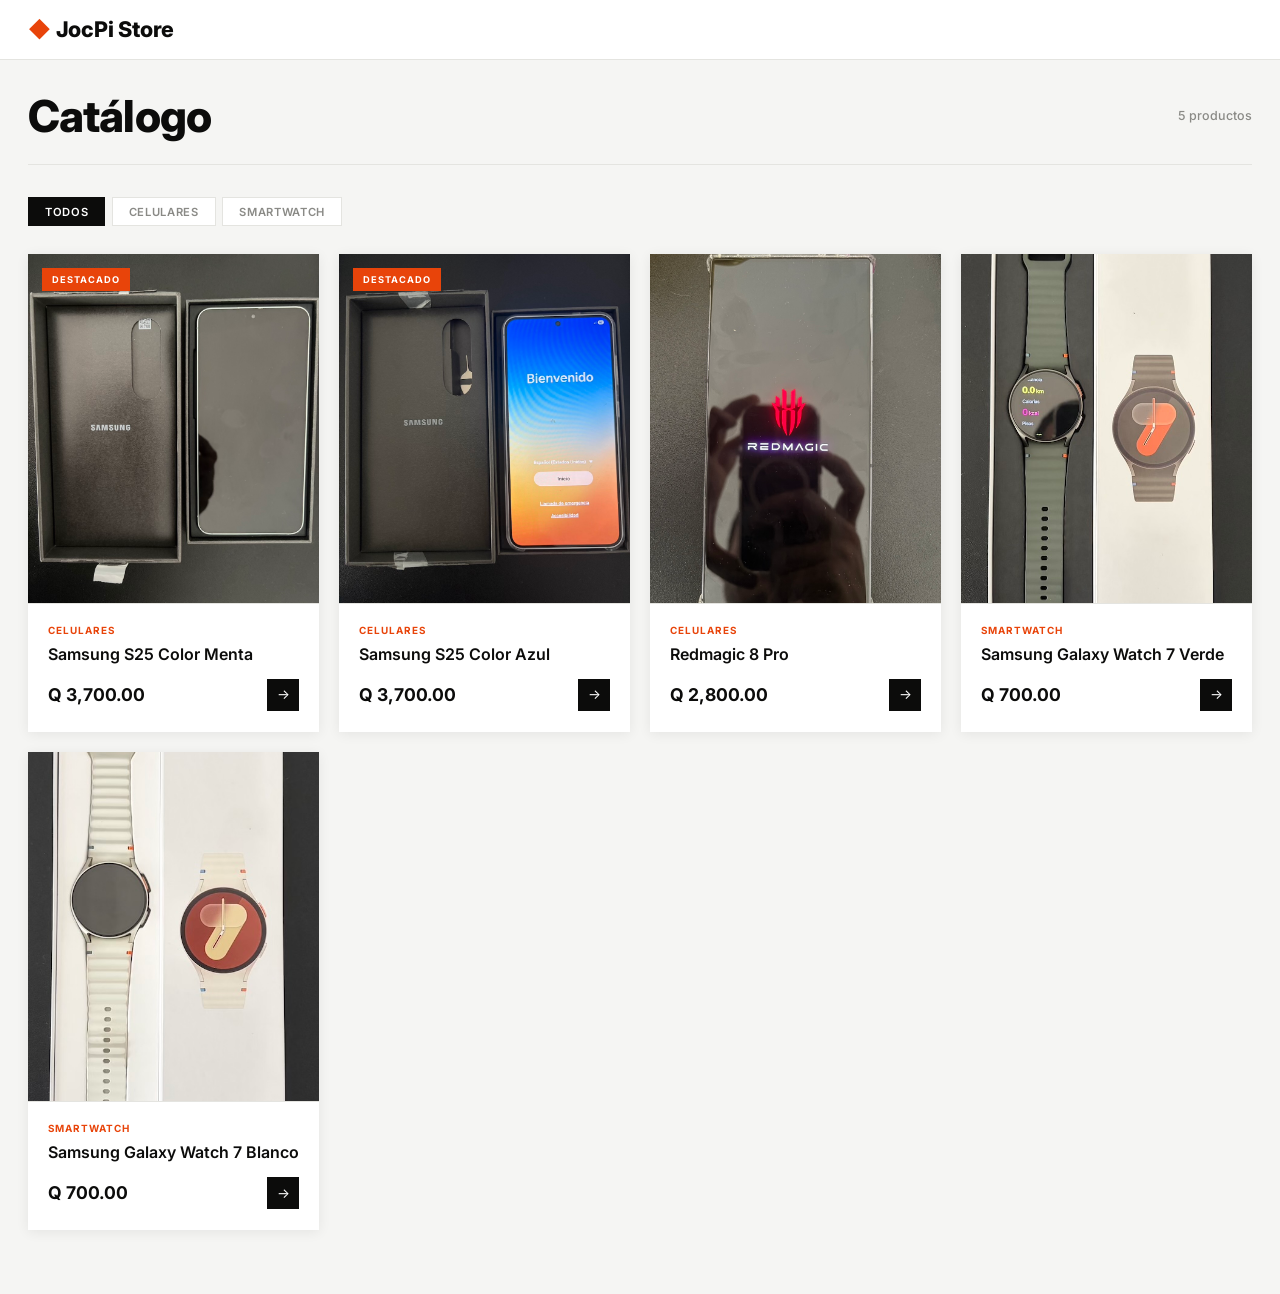
<file: index.html>
<!DOCTYPE html>
<html lang="es">
<head>
  <meta charset="UTF-8">
  <meta http-equiv="refresh" content="0;url=catalog.html">
  <title>Tienda</title>
</head>
<body>
  <script>location.replace('catalog.html');</script>
</body>
</html>
</file>
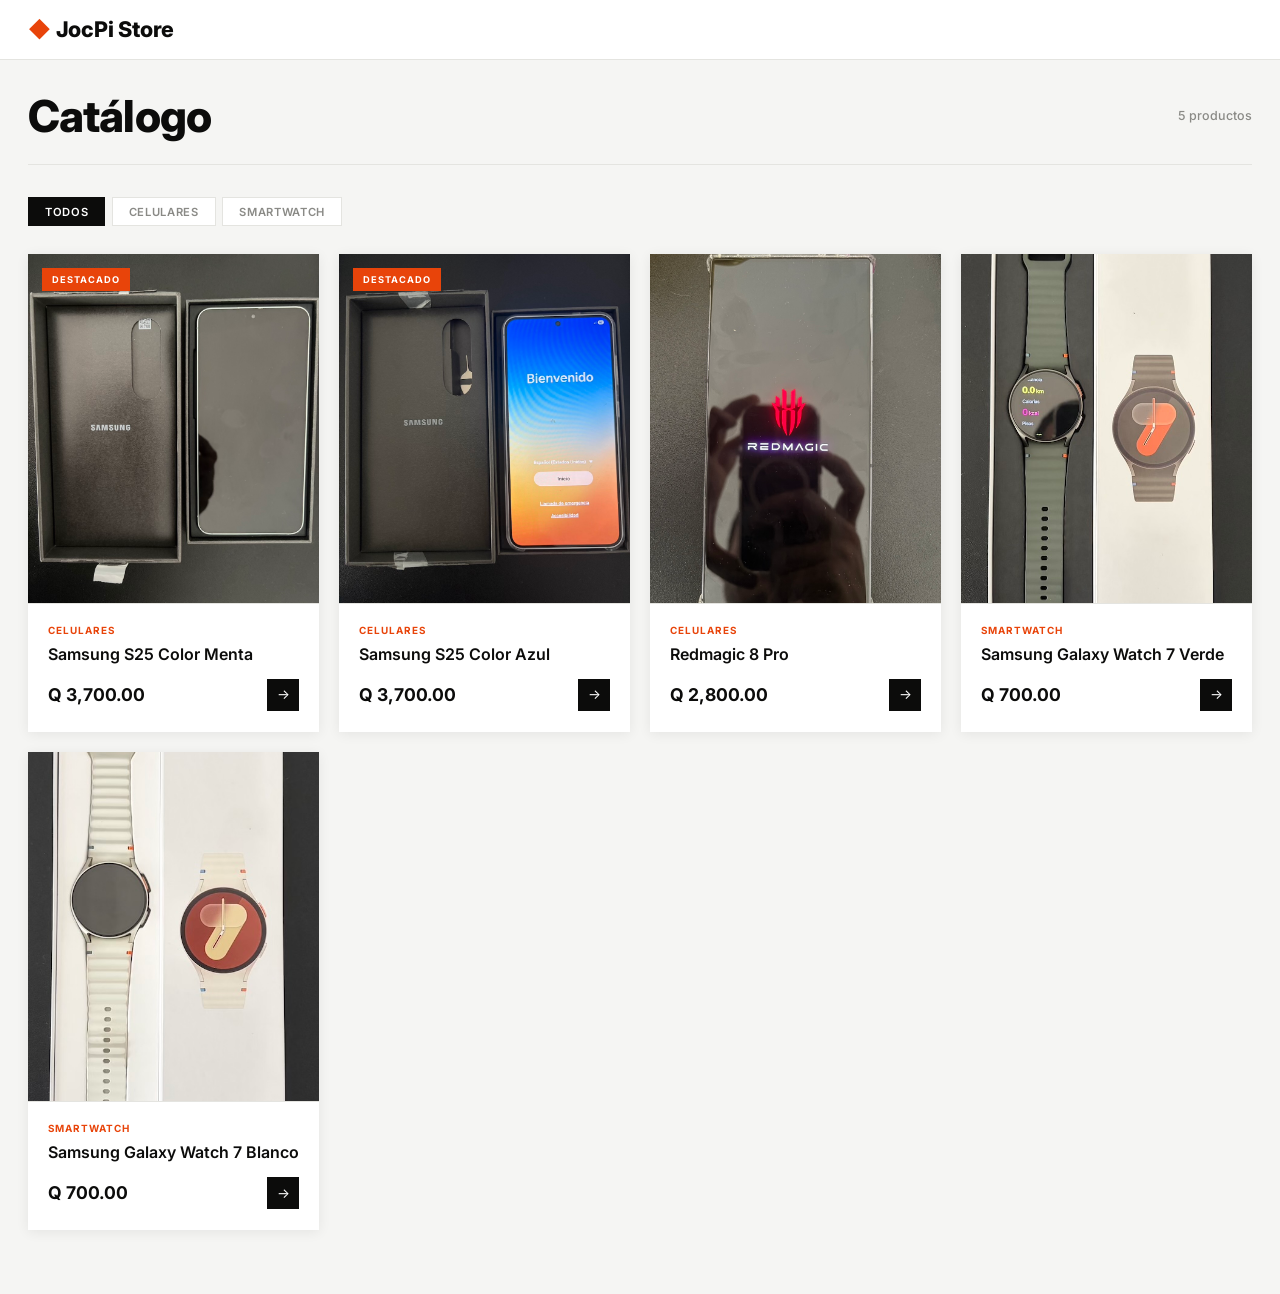
<file: catalog.html>
<!DOCTYPE html>
<html lang="es">
<head>
  <meta charset="UTF-8">
  <meta name="viewport" content="width=device-width, initial-scale=1.0">
  <title>JocPi Store</title>
  <meta name="description" content="Explora nuestra colección completa de productos.">
  <link rel="icon" href="data:image/svg+xml,<svg xmlns='http://www.w3.org/2000/svg' viewBox='0 0 100 100'><text y='.9em' font-size='90'>🛍️</text></svg>">
  <link rel="preconnect" href="https://fonts.googleapis.com">
  <link rel="preconnect" href="https://fonts.gstatic.com" crossorigin>
  <link href="https://fonts.googleapis.com/css2?family=Inter:ital,opsz,wght@0,14..32,300;0,14..32,400;0,14..32,500;0,14..32,600;0,14..32,700;0,14..32,800;1,14..32,400&display=swap" rel="stylesheet">
  <link rel="stylesheet" href="assets/css/main.css">
</head>
<body>

  <nav class="nav">
    <div class="nav__inner">
      <a href="catalog.html" class="nav__logo"><span>◆</span> JocPi Store</a>
      <div class="nav__right"></div>
    </div>
  </nav>

  <div class="container">

    <!-- Header + filters -->
    <div class="cat-header">
      <h1 class="cat-header__title">Catálogo</h1>
      <span class="cat-header__count" id="count"></span>
    </div>

    <div class="filters" id="filters" style="margin-bottom:1.75rem;">
      <button class="filter-btn is-active" data-cat="todos">Todos</button>
    </div>

    <!-- Grid -->
    <div class="products-grid" id="grid">
      <div class="empty">
        <div class="empty__icon">○</div>
        <p>Cargando productos…</p>
      </div>
    </div>

  </div>

  <div id="toasts"></div>
  <script src="assets/js/store.js"></script>
  <script>
    function card(p) {
      const img = p.images?.[0] || '';
      const ss  = Store.stockStatus(p.stock ?? 0);
      return `
        <a href="product.html?id=${p.id}" class="pcard">
          <div class="pcard__img">
            ${img
              ? `<img src="${img}" alt="${p.name}" loading="lazy">`
              : `<div style="width:100%;height:100%;display:flex;align-items:center;justify-content:center;font-size:2.5rem;color:var(--muted)">○</div>`}
            ${p.featured ? `<div class="pcard__badge">Destacado</div>` : ''}
            ${p.stock === 0 ? `<div class="pcard__badge pcard__badge--stock">Sin stock</div>` : ''}
          </div>
          <div class="pcard__body">
            <div class="pcard__cat">${p.category || ''}</div>
            <div class="pcard__name">${p.name}</div>
            <div class="pcard__footer">
              <div class="pcard__price">${Store.formatPrice(p.price)}</div>
              <div class="pcard__btn">→</div>
            </div>
          </div>
        </a>`;
    }

    function render(cat) {
      const prods = Store.getByCategory(cat).sort((a, b) => (b.featured ? 1 : 0) - (a.featured ? 1 : 0));
      document.getElementById('count').textContent = `${prods.length} producto${prods.length !== 1 ? 's' : ''}`;
      document.getElementById('grid').innerHTML = prods.length
        ? prods.map(card).join('')
        : `<div class="empty"><div class="empty__icon">○</div><p class="empty__title">Sin productos aquí</p></div>`;
      document.querySelectorAll('.filter-btn').forEach(b =>
        b.classList.toggle('is-active', b.dataset.cat === cat));
    }

    (async () => {
      Store.fromData(await Store.fetchJSON());

      // Build filter buttons
      const bar = document.getElementById('filters');
      bar.querySelector('[data-cat="todos"]').addEventListener('click', () => render('todos'));
      Store.getCategories().forEach(cat => {
        const btn = document.createElement('button');
        btn.className = 'filter-btn';
        btn.dataset.cat = cat;
        btn.textContent = cat;
        btn.addEventListener('click', () => render(cat));
        bar.appendChild(btn);
      });

      // Initial render (check URL param)
      const cat = new URLSearchParams(location.search).get('cat');
      render(cat && Store.getCategories().includes(cat) ? cat : 'todos');
    })();
  </script>
</body>
</html>
</file>
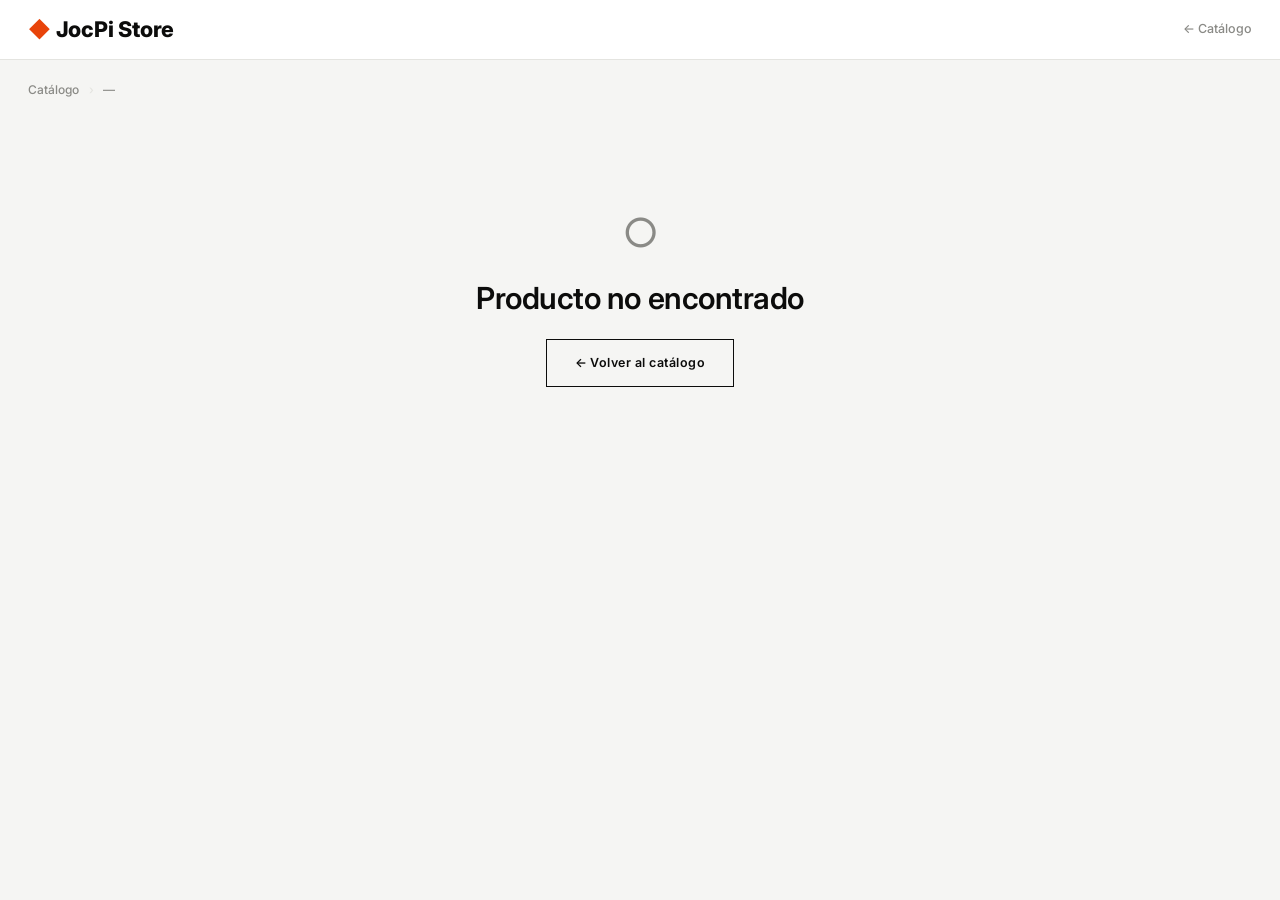
<file: product.html>
<!DOCTYPE html>
<html lang="es">
<head>
  <meta charset="UTF-8">
  <meta name="viewport" content="width=device-width, initial-scale=1.0">
  <title>Producto — JocPi Store</title>
  <link rel="icon" href="data:image/svg+xml,<svg xmlns='http://www.w3.org/2000/svg' viewBox='0 0 100 100'><text y='.9em' font-size='90'>🛍️</text></svg>">
  <link rel="preconnect" href="https://fonts.googleapis.com">
  <link rel="preconnect" href="https://fonts.gstatic.com" crossorigin>
  <link href="https://fonts.googleapis.com/css2?family=Inter:ital,opsz,wght@0,14..32,300;0,14..32,400;0,14..32,500;0,14..32,600;0,14..32,700;0,14..32,800;1,14..32,400&display=swap" rel="stylesheet">
  <link rel="stylesheet" href="assets/css/main.css">
</head>
<body>

  <nav class="nav">
    <div class="nav__inner">
      <a href="catalog.html" class="nav__logo"><span>◆</span> JocPi Store</a>
      <div class="nav__right">
        <a href="catalog.html" class="nav__back">← Catálogo</a>
      </div>
    </div>
  </nav>

  <div class="container">

    <!-- Breadcrumb -->
    <nav class="breadcrumb">
      <a href="catalog.html">Catálogo</a>
      <span class="breadcrumb__sep">›</span>
      <span id="bc-name">—</span>
    </nav>

    <!-- Detail -->
    <div id="detail-wrap">
      <div style="text-align:center;padding:5rem 0;color:var(--muted);">Cargando…</div>
    </div>

    <!-- Related -->
    <div id="related-wrap"></div>

  </div>

  <div id="toasts"></div>
  <script src="assets/js/store.js"></script>
  <script>
    (async () => {
      Store.fromData(await Store.fetchJSON());

      const id = new URLSearchParams(location.search).get('id');
      const p  = id ? Store.getById(id) : null;
      const wrap = document.getElementById('detail-wrap');

      if (!p) {
        wrap.innerHTML = `
          <div style="text-align:center;padding:5rem 0;">
            <div style="font-size:2.5rem;color:var(--muted);margin-bottom:1rem;">○</div>
            <h2>Producto no encontrado</h2>
            <a href="catalog.html" class="btn btn--outline" style="margin-top:1.5rem;display:inline-flex;">← Volver al catálogo</a>
          </div>`;
        return;
      }

      document.title = `${p.name} — JocPi Store`;
      document.getElementById('bc-name').textContent = p.name;

      const imgs = p.images?.length ? p.images : [''];
      const ss   = Store.stockStatus(p.stock ?? 0);

      const hasMany = imgs.length > 1;

      wrap.innerHTML = `
        <div class="detail">
          <!-- Carousel -->
          <div class="detail__gallery">
            <div class="carousel">
              <div class="carousel__main">
                <img id="main-img" src="${imgs[0]}" alt="${p.name}" loading="eager"
                  onerror="this.style.opacity='.2'">
              </div>
              ${hasMany ? `
              <button class="carousel__btn carousel__btn--prev" id="c-prev">&#8249;</button>
              <button class="carousel__btn carousel__btn--next" id="c-next">&#8250;</button>
              <div class="carousel__dots">
                ${imgs.map((_, i) => `<button class="carousel__dot${i === 0 ? ' is-active' : ''}"></button>`).join('')}
              </div>
              <div class="carousel__thumbs">
                ${imgs.map((url, i) => `
                  <div class="carousel__thumb${i === 0 ? ' is-active' : ''}">
                    <img src="${url}" alt="${p.name} ${i+1}" loading="lazy">
                  </div>`).join('')}
              </div>` : ''}
            </div>
          </div>

          <!-- Info -->
          <div class="detail__info">
            <div class="detail__cat">
              <span>${p.category || ''}</span>
              ${p.featured ? `<span class="badge badge--feat">Destacado</span>` : ''}
            </div>
            <h1 class="detail__name">${p.name}</h1>
            <div class="detail__price">${Store.formatPrice(p.price)}</div>

            <p class="detail__desc">${p.description || 'Sin descripción.'}</p>

            <div class="detail__meta">
              <div class="detail__meta-item">
                <div class="detail__meta-label">Categoría</div>
                <div class="detail__meta-val">${p.category || '—'}</div>
              </div>
              <div class="detail__meta-item">
                <div class="detail__meta-label">Disponibilidad</div>
                <div class="detail__meta-val" style="display:flex;align-items:center;gap:.45rem;">
                  <span class="stock-dot ${ss.cls}"></span> ${ss.label}
                </div>
              </div>
            </div>

            <div class="detail__actions">
              <button
                class="btn btn--dark btn--full"
                id="btn-contact"
                ${p.stock === 0 ? 'disabled style="opacity:.4;cursor:not-allowed;"' : ''}>
                ${p.stock === 0 ? 'Sin stock disponible' : 'Contactar por WhatsApp'}
              </button>
              <a href="catalog.html" class="btn btn--outline btn--full">
                ← Seguir explorando
              </a>
            </div>
          </div>
        </div>`;

      // Carousel logic
      if (hasMany) {
        let current = 0;
        const mainImg   = document.getElementById('main-img');
        const dots      = [...document.querySelectorAll('.carousel__dot')];
        const thumbs    = [...document.querySelectorAll('.carousel__thumb')];

        function goTo(i) {
          current = (i + imgs.length) % imgs.length;
          mainImg.src = imgs[current];
          dots.forEach((d, j)  => d.classList.toggle('is-active', j === current));
          thumbs.forEach((t, j) => t.classList.toggle('is-active', j === current));
          thumbs[current]?.scrollIntoView({ behavior: 'smooth', block: 'nearest', inline: 'center' });
        }

        document.getElementById('c-prev').addEventListener('click', () => goTo(current - 1));
        document.getElementById('c-next').addEventListener('click', () => goTo(current + 1));
        dots.forEach((d, i)   => d.addEventListener('click', () => goTo(i)));
        thumbs.forEach((t, i) => t.addEventListener('click', () => goTo(i)));

        // Swipe support
        let startX = 0;
        const track = document.querySelector('.carousel__main');
        track.addEventListener('touchstart', e => { startX = e.touches[0].clientX; }, { passive: true });
        track.addEventListener('touchend',   e => {
          const dx = e.changedTouches[0].clientX - startX;
          if (Math.abs(dx) > 40) goTo(current + (dx < 0 ? 1 : -1));
        });
      }

      // WhatsApp button — edit phone number below
      const PHONE = '50230994309';
      document.getElementById('btn-contact')?.addEventListener('click', () => {
        const msg = `Hola, me interesa el producto *${p.name}* (${Store.formatPrice(p.price)}). ¿Está disponible?`;
        window.open(`https://wa.me/${PHONE}?text=${encodeURIComponent(msg)}`, '_blank');
      });

      // Related products
      const related = Store.getByCategory(p.category)
        .filter(x => x.id !== p.id)
        .slice(0, 3);

      if (related.length) {
        const relatedWrap = document.getElementById('related-wrap');
        relatedWrap.innerHTML = `
          <div class="related">
            <div class="related__title">También te puede gustar</div>
            <div class="products-grid">
              ${related.map(r => {
                const img = r.images?.[0] || '';
                return `
                  <a href="product.html?id=${r.id}" class="pcard">
                    <div class="pcard__img">
                      ${img ? `<img src="${img}" alt="${r.name}" loading="lazy">` : ''}
                      ${r.featured ? `<div class="pcard__badge">Destacado</div>` : ''}
                    </div>
                    <div class="pcard__body">
                      <div class="pcard__cat">${r.category || ''}</div>
                      <div class="pcard__name">${r.name}</div>
                      <div class="pcard__footer">
                        <div class="pcard__price">${Store.formatPrice(r.price)}</div>
                        <div class="pcard__btn">→</div>
                      </div>
                    </div>
                  </a>`;
              }).join('')}
            </div>
          </div>`;
      }
    })();
  </script>
</body>
</html>
</file>
<file: assets/css/main.css>
/* =============================================
   main.css
   Paleta: blanco limpio / negro / naranja vivo
   Fuente: Inter
   ============================================= */

@import url('https://fonts.googleapis.com/css2?family=Inter:ital,opsz,wght@0,14..32,300;0,14..32,400;0,14..32,500;0,14..32,600;0,14..32,700;0,14..32,800;1,14..32,400&display=swap');

:root {
  --bg:       #F5F5F3;
  --surface:  #FFFFFF;
  --dark:     #0C0C0B;
  --accent:   #E8440A;
  --accent-l: #FEF0EB;
  --muted:    #8A8A86;
  --border:   #E4E4E0;

  --font-h: 'Inter', sans-serif;
  --font-b: 'Inter', sans-serif;

  --nav-h:  60px;
  --max-w:  1320px;
  --ease:   .22s cubic-bezier(.4,0,.2,1);

  --shadow-card: 0 2px 12px rgba(12,12,11,.07);
  --shadow-hover: 0 12px 40px rgba(12,12,11,.14);
}

/* ---- Reset ---- */
*, *::before, *::after { box-sizing: border-box; margin: 0; padding: 0; }
html { font-size: 16px; scroll-behavior: smooth; }
body {
  background: var(--bg);
  color: var(--dark);
  font-family: var(--font-b);
  font-weight: 400;
  line-height: 1.65;
  -webkit-font-smoothing: antialiased;
}
img  { display: block; max-width: 100%; }
a    { color: inherit; text-decoration: none; }
button, input, select, textarea { font-family: var(--font-b); }

/* ---- Typography ---- */
h1,h2,h3,h4 { font-family: var(--font-h); line-height: 1.1; }
h1 { font-size: clamp(1.75rem, 4vw, 2.75rem); font-weight: 700; letter-spacing: -.02em; }
h2 { font-size: clamp(1.25rem, 2.5vw, 1.9rem); font-weight: 600; letter-spacing: -.015em; }
h3 { font-size: 1.1rem; font-weight: 600; }

.tag {
  display: inline-block;
  font-size: .62rem;
  font-weight: 600;
  letter-spacing: .12em;
  text-transform: uppercase;
}

/* ---- Layout ---- */
.container { max-width: var(--max-w); margin: 0 auto; padding: 0 1.75rem; }

/* ---- Nav ---- */
.nav {
  height: var(--nav-h);
  background: var(--surface);
  border-bottom: 1px solid var(--border);
  position: sticky; top: 0; z-index: 100;
}
.nav__inner {
  height: 100%;
  max-width: var(--max-w); margin: 0 auto; padding: 0 1.75rem;
  display: flex; align-items: center; justify-content: space-between;
}
.nav__logo {
  font-family: var(--font-h);
  font-size: 1.35rem; font-weight: 800;
  letter-spacing: -.01em;
}
.nav__logo span { color: var(--accent); }
.nav__right { display: flex; align-items: center; gap: 1.5rem; }
.nav__link {
  font-size: .78rem; font-weight: 500;
  color: var(--muted); transition: color var(--ease);
}
.nav__link:hover { color: var(--dark); }
.nav__back {
  display: inline-flex; align-items: center; gap: .4rem;
  font-size: .78rem; font-weight: 500;
  color: var(--muted); transition: color var(--ease);
}
.nav__back:hover { color: var(--dark); }

/* ---- Buttons ---- */
.btn {
  display: inline-flex; align-items: center; gap: .5rem;
  padding: .8rem 1.75rem;
  font-size: .78rem; font-weight: 600;
  letter-spacing: .04em;
  border: none; cursor: pointer;
  transition: all var(--ease);
}
.btn--dark    { background: var(--dark); color: var(--surface); }
.btn--dark:hover { background: var(--accent); }
.btn--outline { background: transparent; color: var(--dark); border: 1.5px solid var(--dark); }
.btn--outline:hover { background: var(--dark); color: var(--surface); }
.btn--ghost   { background: transparent; color: var(--muted); padding: .5rem .75rem; }
.btn--ghost:hover { color: var(--dark); }
.btn--full    { width: 100%; justify-content: center; }
.btn--sm      { padding: .45rem 1rem; font-size: .7rem; }

/* ---- Catalog header ---- */
.cat-header {
  padding: 2rem 0 1.5rem;
  display: flex; align-items: center;
  justify-content: space-between; gap: 1rem; flex-wrap: wrap;
  border-bottom: 1px solid var(--border);
  margin-bottom: 2rem;
}
.cat-header__title { font-weight: 800; }
.cat-header__count { font-size: .78rem; color: var(--muted); font-weight: 500; }

/* ---- Filters ---- */
.filters {
  display: flex; align-items: center;
  gap: .4rem; flex-wrap: wrap;
}
.filter-btn {
  padding: .4rem 1rem;
  font-size: .7rem; font-weight: 600;
  letter-spacing: .06em; text-transform: uppercase;
  border: 1.5px solid var(--border);
  background: var(--surface); color: var(--muted);
  cursor: pointer; transition: all var(--ease);
}
.filter-btn:hover { border-color: var(--dark); color: var(--dark); }
.filter-btn.is-active {
  background: var(--dark); color: var(--surface);
  border-color: var(--dark);
}

/* ---- Product Grid ---- */
.products-grid {
  display: grid;
  grid-template-columns: repeat(auto-fill, minmax(280px, 1fr));
  gap: 1.25rem;
  padding-bottom: 4rem;
}

/* ---- Product Card ---- */
.pcard {
  background: var(--surface);
  overflow: hidden;
  box-shadow: var(--shadow-card);
  transition: transform var(--ease), box-shadow var(--ease);
  display: block;
  cursor: pointer;
}
.pcard:hover {
  transform: translateY(-4px);
  box-shadow: var(--shadow-hover);
}
.pcard__img {
  aspect-ratio: 5/6;
  overflow: hidden;
  background: var(--bg);
  position: relative;
}
.pcard__img img {
  width: 100%; height: 100%; object-fit: cover;
  transition: transform .4s ease;
}
.pcard:hover .pcard__img img { transform: scale(1.05); }

.pcard__badge {
  position: absolute; top: .875rem; left: .875rem;
  background: var(--accent); color: #fff;
  font-size: .58rem; font-weight: 700;
  letter-spacing: .1em; text-transform: uppercase;
  padding: .25rem .65rem;
}
.pcard__badge--stock {
  background: var(--dark);
  top: auto; bottom: .875rem; left: .875rem;
}

.pcard__body {
  padding: 1.1rem 1.25rem 1.35rem;
  border-top: 1px solid var(--border);
}
.pcard__cat {
  font-size: .62rem; font-weight: 700;
  letter-spacing: .1em; text-transform: uppercase;
  color: var(--accent); margin-bottom: .35rem;
}
.pcard__name {
  font-family: var(--font-h);
  font-size: 1rem; font-weight: 600;
  line-height: 1.3; margin-bottom: .875rem;
}
.pcard__footer {
  display: flex; align-items: center; justify-content: space-between;
}
.pcard__price {
  font-family: var(--font-h);
  font-size: 1.1rem; font-weight: 700;
}
.pcard__btn {
  width: 32px; height: 32px;
  background: var(--dark); color: var(--surface);
  border: none; cursor: pointer;
  display: flex; align-items: center; justify-content: center;
  font-size: .85rem;
  transition: background var(--ease);
}
.pcard:hover .pcard__btn { background: var(--accent); }

/* ---- Empty ---- */
.empty {
  grid-column: 1/-1;
  text-align: center; padding: 5rem 2rem; color: var(--muted);
}
.empty__icon { font-size: 2.5rem; margin-bottom: 1rem; opacity: .25; }
.empty__title { font-family: var(--font-h); font-size: 1.35rem; font-weight: 700; color: var(--dark); }

/* ---- Breadcrumb ---- */
.breadcrumb {
  display: flex; align-items: center; gap: .6rem;
  padding: 1.25rem 0;
  font-size: .75rem; color: var(--muted); font-weight: 500;
}
.breadcrumb a:hover { color: var(--accent); }
.breadcrumb__sep { color: var(--border); }

/* ---- Product Detail ---- */
.detail {
  display: grid;
  grid-template-columns: 1fr 1fr;
  gap: 4rem; align-items: start;
  padding: 0 0 5rem;
}
.detail__gallery {
  position: sticky; top: calc(var(--nav-h) + 1.5rem);
}

/* Carousel */
.carousel { position: relative; user-select: none; }
.carousel__main {
  aspect-ratio: 4/5; overflow: hidden;
  background: var(--surface); box-shadow: var(--shadow-card);
  margin-bottom: .6rem;
}
.carousel__main img {
  width: 100%; height: 100%; object-fit: cover;
  transition: opacity .25s ease;
}
.carousel__btn {
  position: absolute; top: 50%; transform: translateY(-50%);
  width: 36px; height: 36px;
  background: rgba(255,255,255,.92); border: none; cursor: pointer;
  display: flex; align-items: center; justify-content: center;
  font-size: 1.1rem; font-weight: 600; color: var(--dark);
  box-shadow: 0 2px 8px rgba(12,12,11,.12);
  transition: background var(--ease), opacity var(--ease);
  z-index: 2;
}
.carousel__btn:hover { background: #fff; }
.carousel__btn--prev { left: .6rem; }
.carousel__btn--next { right: .6rem; }
.carousel__dots {
  display: flex; justify-content: center; gap: .4rem;
  margin-bottom: .5rem;
}
.carousel__dot {
  width: 6px; height: 6px; border-radius: 50%;
  background: var(--border); border: none; cursor: pointer; padding: 0;
  transition: background var(--ease), transform var(--ease);
}
.carousel__dot.is-active { background: var(--accent); transform: scale(1.3); }
.carousel__thumbs {
  display: flex; gap: .4rem;
  overflow-x: auto; scroll-snap-type: x mandatory;
  scrollbar-width: none; padding-bottom: .1rem;
}
.carousel__thumbs::-webkit-scrollbar { display: none; }
.carousel__thumb {
  flex: 0 0 64px; aspect-ratio: 1; overflow: hidden; cursor: pointer;
  scroll-snap-align: start;
  background: var(--surface);
  outline: 2px solid transparent; outline-offset: 1px;
  transition: outline-color var(--ease);
}
.carousel__thumb.is-active { outline-color: var(--accent); }
.carousel__thumb img { width: 100%; height: 100%; object-fit: cover; }

.detail__info {}
.detail__cat {
  font-size: .65rem; font-weight: 700;
  letter-spacing: .12em; text-transform: uppercase;
  color: var(--accent); margin-bottom: .5rem;
  display: flex; align-items: center; gap: .75rem;
}
.detail__name {
  font-size: clamp(1.5rem, 2.5vw, 2.1rem);
  font-weight: 700; letter-spacing: -.02em;
  margin-bottom: .25rem;
}
.detail__price {
  font-family: var(--font-h);
  font-size: 1.65rem; font-weight: 700; letter-spacing: -.02em;
  color: var(--accent); margin-bottom: 1.75rem;
}
.detail__desc {
  font-size: .92rem; color: var(--muted); line-height: 1.85;
  margin-bottom: 1.75rem; padding-bottom: 1.75rem;
  border-bottom: 1px solid var(--border);
}
.detail__meta {
  display: grid; grid-template-columns: 1fr 1fr; gap: 1rem;
  margin-bottom: 1.75rem; padding-bottom: 1.75rem;
  border-bottom: 1px solid var(--border);
}
.detail__meta-item {}
.detail__meta-label {
  font-size: .6rem; font-weight: 700;
  letter-spacing: .1em; text-transform: uppercase;
  color: var(--muted); margin-bottom: .2rem;
}
.detail__meta-val { font-family: var(--font-h); font-weight: 600; font-size: .92rem; }

.stock-dot {
  display: inline-block; width: 7px; height: 7px;
  border-radius: 50%;
}
.stock-dot.ok  { background: #22C55E; }
.stock-dot.low { background: #F59E0B; }
.stock-dot.out { background: #EF4444; }

.detail__actions { display: flex; flex-direction: column; gap: .75rem; }
.detail__actions .btn { padding: 1rem 2rem; font-size: .78rem; }

/* ---- Related ---- */
.related {
  border-top: 1px solid var(--border); padding: 3rem 0 5rem;
}
.related__title {
  font-family: var(--font-h); font-weight: 800;
  font-size: 1.25rem; margin-bottom: 1.75rem;
  display: flex; align-items: center; gap: .75rem;
}
.related__title::after {
  content: '';
  flex: 1; height: 1px; background: var(--border);
}

/* ---- Toast ---- */
#toasts {
  position: fixed; bottom: 1.5rem; right: 1.5rem;
  z-index: 9999; display: flex; flex-direction: column; gap: .6rem;
  pointer-events: none;
}
.toast {
  display: flex; align-items: center; gap: .75rem;
  padding: .8rem 1.25rem;
  background: var(--dark); color: var(--surface);
  font-size: .78rem; font-weight: 500;
  box-shadow: var(--shadow-hover);
  animation: toastIn .25s ease, toastOut .25s ease 2.8s forwards;
}
.toast--success { border-left: 3px solid #22C55E; }
.toast--error   { border-left: 3px solid var(--accent); }
@keyframes toastIn  { from { opacity:0; transform:translateY(.5rem); } to { opacity:1; transform:translateY(0); } }
@keyframes toastOut { to   { opacity:0; transform:translateY(.5rem); } }

/* ============================================
   ADMIN
   ============================================ */
.admin-wrap {
  display: grid; grid-template-columns: 210px 1fr; min-height: 100vh;
}
.admin-sb {
  background: var(--dark); color: var(--surface);
  padding: 2rem 1.5rem;
  position: sticky; top: 0; height: 100vh; overflow-y: auto;
  display: flex; flex-direction: column;
}
.admin-sb__logo { font-family: var(--font-h); font-size: 1.4rem; font-weight: 800; margin-bottom: .2rem; }
.admin-sb__logo span { color: var(--accent); }
.admin-sb__tag { font-size: .58rem; font-weight: 600; letter-spacing: .12em; text-transform: uppercase; color: rgba(255,255,255,.25); margin-bottom: 2.5rem; }
.admin-nav { list-style: none; display: flex; flex-direction: column; gap: .1rem; }
.admin-nav a {
  display: flex; align-items: center; gap: .7rem;
  padding: .65rem .875rem;
  font-size: .78rem; font-weight: 500;
  color: rgba(255,255,255,.4);
  border-left: 2px solid transparent;
  transition: all var(--ease);
}
.admin-nav a:hover, .admin-nav a.is-active {
  color: #fff; background: rgba(255,255,255,.06); border-left-color: var(--accent);
}
.admin-sb__foot { margin-top: auto; padding-top: 2rem; font-size: .7rem; color: rgba(255,255,255,.2); }
.admin-sb__foot a { color: rgba(232,68,10,.55); }
.admin-sb__foot a:hover { color: var(--accent); }

.admin-main { background: var(--bg); padding: 2rem; }
.admin-topbar { display: flex; align-items: center; justify-content: space-between; margin-bottom: 2rem; gap: 1rem; flex-wrap: wrap; }
.admin-topbar h1 { font-family: var(--font-h); font-size: 1.75rem; font-weight: 800; }
.admin-topbar__act { display: flex; align-items: center; gap: .6rem; }

.view { display: none; }
.view.is-active { display: block; }

/* stats */
.stats-row { display: grid; grid-template-columns: repeat(4,1fr); gap: 1rem; margin-bottom: 1.75rem; }
.stat-card { background: var(--surface); border: 1px solid var(--border); padding: 1.25rem; }
.stat-card__num { font-family: var(--font-h); font-size: 2rem; font-weight: 800; }
.stat-card__label { font-size: .6rem; font-weight: 700; letter-spacing: .1em; text-transform: uppercase; color: var(--muted); margin-top: .2rem; }

/* table */
.table-card { background: var(--surface); border: 1px solid var(--border); overflow: hidden; }
.table-wrap { overflow-x: auto; }
.admin-table { width: 100%; border-collapse: collapse; font-size: .82rem; }
.admin-table th {
  font-size: .6rem; font-weight: 700; letter-spacing: .1em; text-transform: uppercase;
  color: var(--muted); padding: .875rem 1.1rem; border-bottom: 1px solid var(--border); text-align: left; white-space: nowrap;
}
.admin-table td { padding: .875rem 1.1rem; border-bottom: 1px solid var(--border); vertical-align: middle; }
.admin-table tr:last-child td { border-bottom: none; }
.admin-table tr:hover td { background: var(--bg); }
.tbl-img { width: 42px; height: 42px; object-fit: cover; }
.tbl-img-ph { width: 42px; height: 42px; background: var(--bg); display: flex; align-items: center; justify-content: center; color: var(--muted); font-size: 1rem; }
.tbl-name { font-family: var(--font-h); font-weight: 600; }
.tbl-act { display: flex; gap: .4rem; }

.badge { display: inline-block; padding: .18rem .55rem; font-size: .58rem; font-weight: 700; letter-spacing: .06em; text-transform: uppercase; }
.badge--feat { background: var(--accent-l); color: var(--accent); }
.badge--ok   { background: #F0FDF4; color: #15803D; }
.badge--low  { background: #FFFBEB; color: #B45309; }
.badge--out  { background: #FEF2F2; color: #DC2626; }

/* form */
.form-card { background: var(--surface); border: 1px solid var(--border); padding: 2.25rem; max-width: 800px; }
.form-sec { margin-bottom: 2rem; padding-bottom: 2rem; border-bottom: 1px solid var(--border); }
.form-sec:last-child { border-bottom: none; margin-bottom: 0; padding-bottom: 0; }
.form-sec__title { font-size: .62rem; font-weight: 700; letter-spacing: .12em; text-transform: uppercase; color: var(--accent); margin-bottom: 1.5rem; }
.form-row { display: grid; grid-template-columns: 1fr 1fr; gap: 1.25rem; }
.form-group { display: flex; flex-direction: column; gap: .4rem; margin-bottom: 1.1rem; }
.form-group:last-child { margin-bottom: 0; }
.form-label { font-size: .67rem; font-weight: 700; letter-spacing: .08em; text-transform: uppercase; color: var(--muted); }
.form-label span { color: var(--accent); }
.form-input, .form-select, .form-textarea {
  padding: .75rem .9rem; border: 1.5px solid var(--border);
  background: var(--bg); color: var(--dark);
  font-size: .88rem; outline: none; width: 100%;
  transition: border-color var(--ease), background var(--ease);
  appearance: none;
}
.form-input:focus, .form-select:focus, .form-textarea:focus { border-color: var(--accent); background: var(--surface); }
.form-input.is-err { border-color: var(--accent); }
.form-textarea { resize: vertical; min-height: 100px; }
.form-hint  { font-size: .72rem; color: var(--muted); }
.form-error { font-size: .72rem; color: var(--accent); display: none; }
.form-error.show { display: block; }

.img-grid { display: grid; grid-template-columns: repeat(4,1fr); gap: .5rem; margin-bottom: .75rem; }
.img-item { aspect-ratio: 1; overflow: hidden; position: relative; background: var(--bg); }
.img-item img { width: 100%; height: 100%; object-fit: cover; }
.img-item__rm { position: absolute; top: .25rem; right: .25rem; width: 20px; height: 20px; background: rgba(12,12,11,.8); color: #fff; border: none; cursor: pointer; font-size: .6rem; display: flex; align-items: center; justify-content: center; z-index: 2; }
.img-add-row { display: flex; gap: .6rem; }
.img-add-row .form-input { flex: 1; }
.img-placeholder { grid-column: 1/-1; padding: .875rem; background: var(--bg); border: 1.5px dashed var(--border); text-align: center; font-size: .78rem; color: var(--muted); }

.toggle-wrap { display: flex; align-items: center; gap: 1rem; margin-top: .4rem; }
.toggle { position: relative; width: 44px; height: 24px; cursor: pointer; }
.toggle input { opacity: 0; width: 0; height: 0; position: absolute; }
.toggle__track { position: absolute; inset: 0; background: var(--border); transition: background var(--ease); }
.toggle input:checked ~ .toggle__track { background: var(--accent); }
.toggle__thumb { position: absolute; top: 3px; left: 3px; width: 18px; height: 18px; background: #fff; transition: transform var(--ease); }
.toggle input:checked ~ .toggle__thumb { transform: translateX(20px); }
.toggle-lbl { font-size: .82rem; color: var(--muted); font-weight: 500; }

.form-actions { display: flex; align-items: center; gap: .875rem; padding-top: 1.5rem; border-top: 1px solid var(--border); flex-wrap: wrap; }

/* ---- Responsive ---- */
@media (max-width: 900px) {
  .detail { grid-template-columns: 1fr; gap: 2rem; }
  .detail__gallery { position: static; }
  .stats-row { grid-template-columns: repeat(2,1fr); }
}
@media (max-width: 768px) {
  :root { --nav-h: 56px; }
  .admin-wrap { grid-template-columns: 1fr; }
  .admin-sb { position: static; height: auto; flex-direction: row; flex-wrap: wrap; gap: 1rem; padding: 1rem 1.5rem; }
  .admin-sb__tag, .admin-sb__foot { display: none; }
  .admin-nav { flex-direction: row; flex-wrap: wrap; }
  .admin-main { padding: 1.25rem; }
  .form-row { grid-template-columns: 1fr; }
  .stats-row { grid-template-columns: repeat(2,1fr); }
}
@media (max-width: 520px) {
  .products-grid { grid-template-columns: repeat(2,1fr); gap: .75rem; }
  .pcard__name { font-size: .9rem; }
}
</file>
